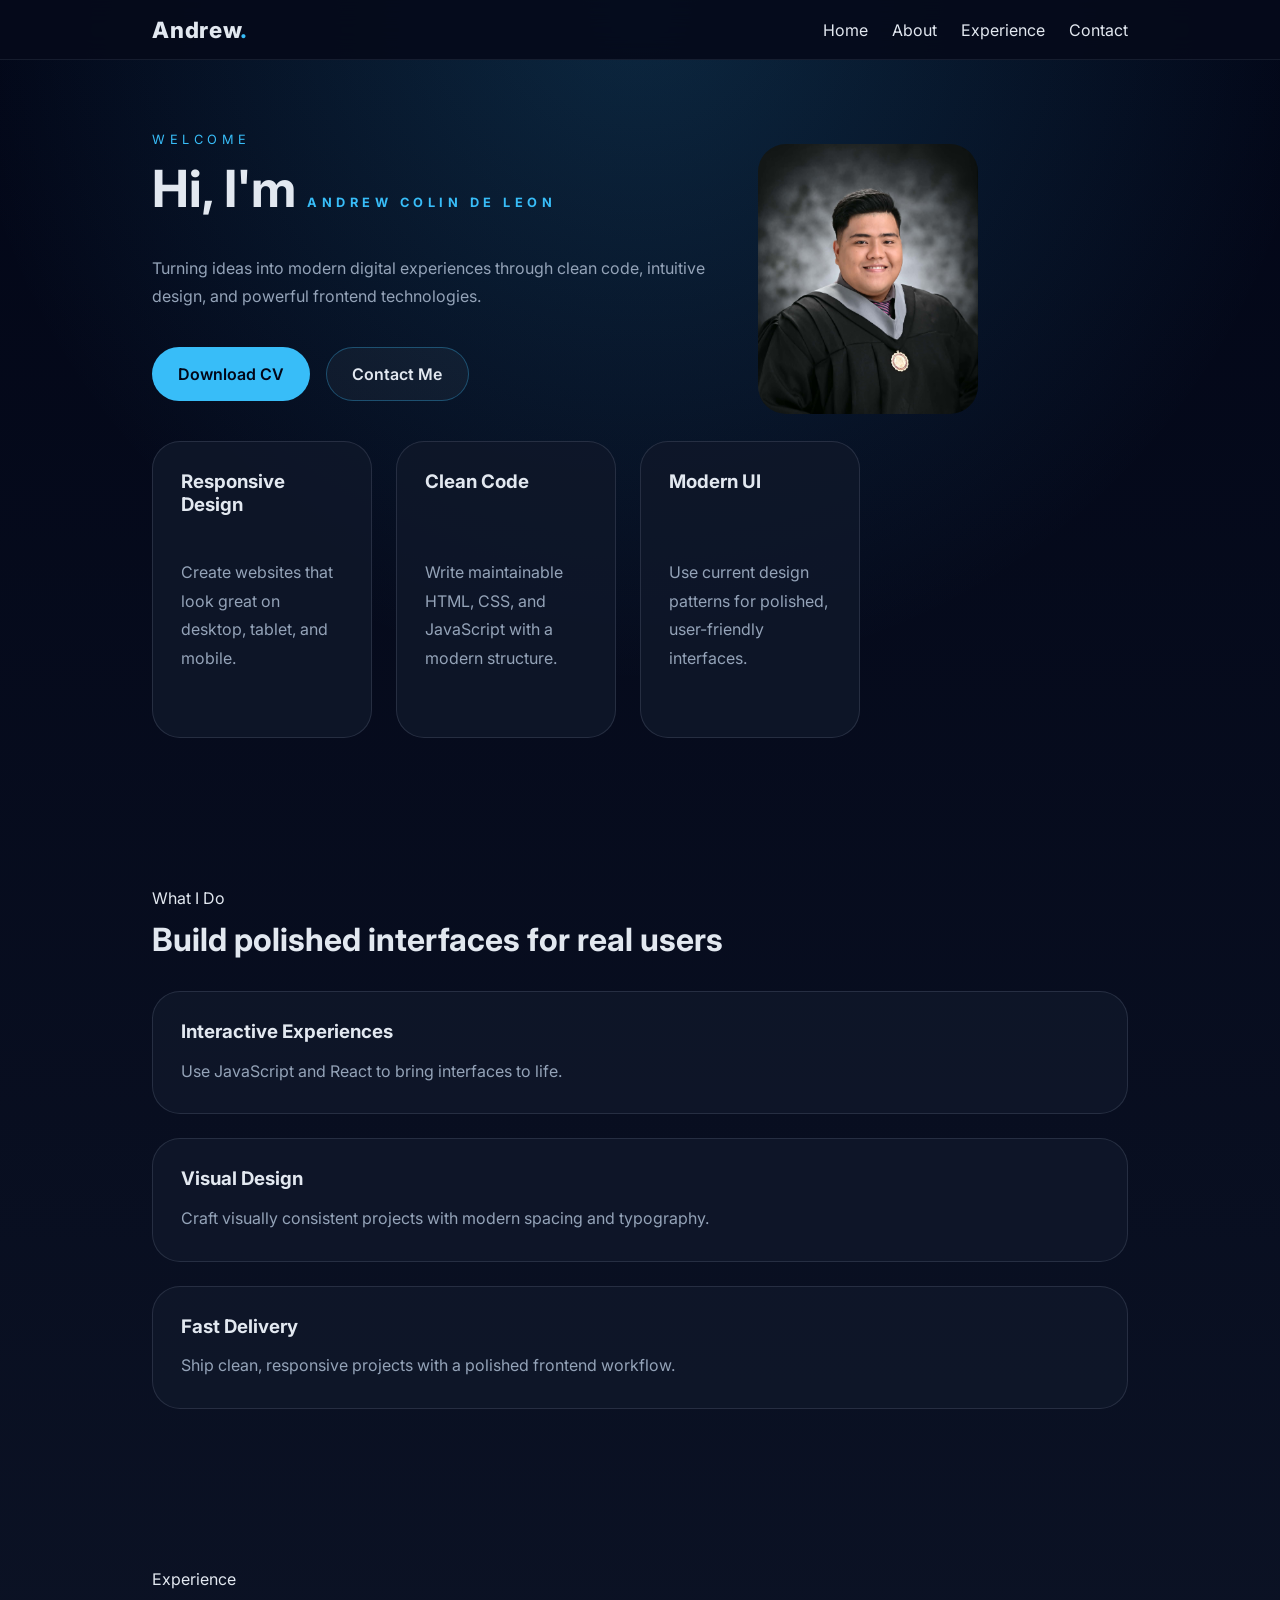
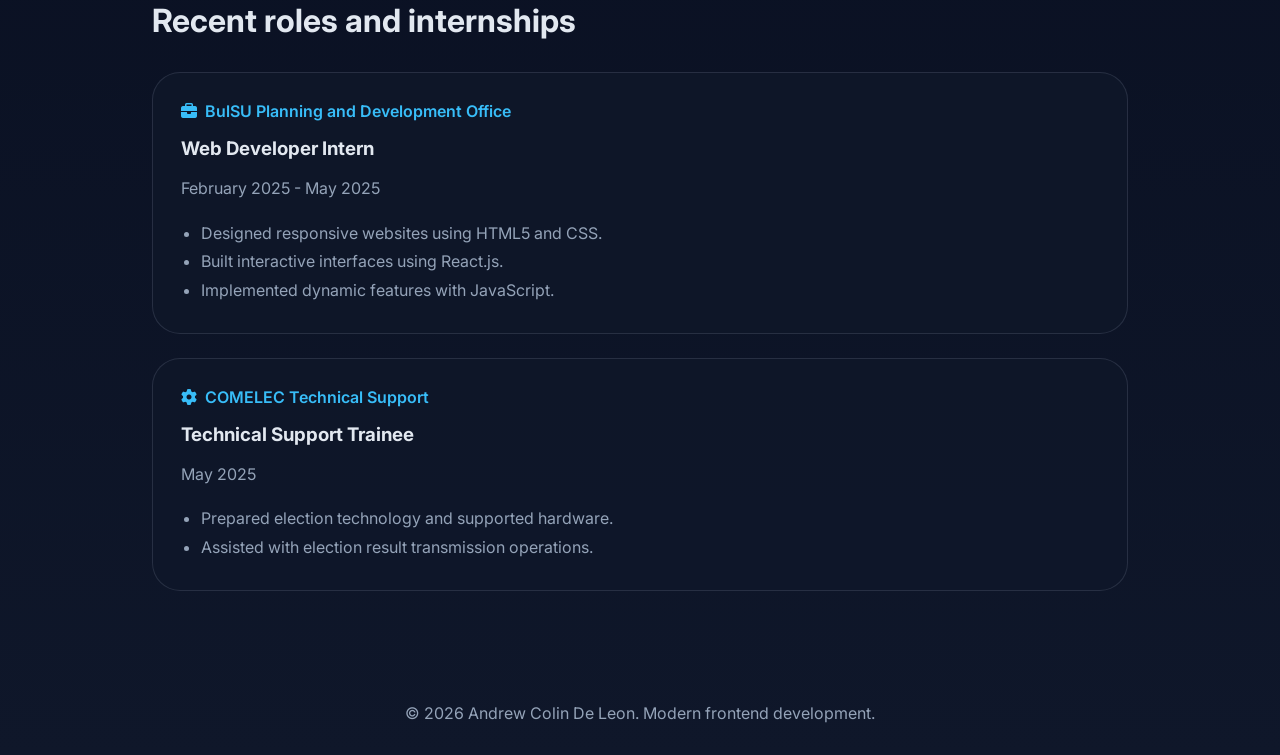
<file: index.html>
<!DOCTYPE html>
<html lang="en">
<head>
  <meta charset="UTF-8">
  <meta name="viewport" content="width=device-width, initial-scale=1.0">
  <title>Andrew Colin De Leon | Frontend Developer</title>
  <link rel="preconnect" href="https://fonts.googleapis.com">
  <link rel="preconnect" href="https://fonts.gstatic.com" crossorigin>
  <link href="https://fonts.googleapis.com/css2?family=Inter:wght@400;500;600;700;800&display=swap" rel="stylesheet">
  <link rel="stylesheet" href="css/style.css">
  <link href="https://cdnjs.cloudflare.com/ajax/libs/font-awesome/6.5.2/css/all.min.css" rel="stylesheet" />
</head>
<body>
  <header>
    <div class="header-inner container">
      <a class="logo" href="index.html">Andrew<span>.</span></a>
      <nav id="navMenu">
        <a href="index.html">Home</a>
        <a href="about.html">About</a>
        <a href="experience.html">Experience</a>
        <a href="contact.html">Contact</a>
      </nav>
      <button class="hamburger" id="hamburger" aria-label="Open menu">
        <i class="fa-solid fa-bars"></i>
      </button>
    </div>
  </header>

  <main>
    <section class="hero container">
      <div class="hero-copy">
        <span>Welcome</span>
        <h1>Hi, I'm <span>Andrew Colin De Leon</span></h1>
        <p>Turning ideas into modern digital experiences through clean code, intuitive design, and powerful frontend technologies.</p>
        <div class="btn-group">
          <a href="images/Andrew_Colin_DeLeon_Resume.pdf" class="btn" download>Download CV</a>
          <a href="contact.html" class="btn-secondary">Contact Me</a>
        </div>
        <div class="cards">
          <div class="card-mini">
            <h3>Responsive Design</h3>
            <p>Create websites that look great on desktop, tablet, and mobile.</p>
          </div>
          <div class="card-mini">
            <h3>Clean Code</h3>
            <p>Write maintainable HTML, CSS, and JavaScript with a modern structure.</p>
          </div>
          <div class="card-mini">
            <h3>Modern UI</h3>
            <p>Use current design patterns for polished, user-friendly interfaces.</p>
          </div>
        </div>
      </div>
      <div class="hero-image">
        <div class="card">
          <img src="images/profile.jpg" alt="Andrew Colin De Leon">
        </div>
      </div>
    </section>

    <section class="container">
      <div class="section-title">
        <span>What I Do</span>
        <h2>Build polished interfaces for real users</h2>
      </div>
      <div class="features">
        <div class="feature-card">
          <h3>Interactive Experiences</h3>
          <p>Use JavaScript and React to bring interfaces to life.</p>
        </div>
        <div class="feature-card">
          <h3>Visual Design</h3>
          <p>Craft visually consistent projects with modern spacing and typography.</p>
        </div>
        <div class="feature-card">
          <h3>Fast Delivery</h3>
          <p>Ship clean, responsive projects with a polished frontend workflow.</p>
        </div>
      </div>
    </section>

    <section class="container">
      <div class="section-title">
        <span>Experience</span>
        <h2>Recent roles and internships</h2>
      </div>
      <div class="timeline">
        <div class="timeline-item">
          <span><i class="fa-solid fa-briefcase"></i> BulSU Planning and Development Office</span>
          <h3>Web Developer Intern</h3>
          <p>February 2025 - May 2025</p>
          <ul>
            <li>Designed responsive websites using HTML5 and CSS.</li>
            <li>Built interactive interfaces using React.js.</li>
            <li>Implemented dynamic features with JavaScript.</li>
          </ul>
        </div>
        <div class="timeline-item">
          <span><i class="fa-solid fa-gear"></i> COMELEC Technical Support</span>
          <h3>Technical Support Trainee</h3>
          <p>May 2025</p>
          <ul>
            <li>Prepared election technology and supported hardware.</li>
            <li>Assisted with election result transmission operations.</li>
          </ul>
        </div>
      </div>
    </section>
  </main>

  <footer>
    <p>© 2026 Andrew Colin De Leon. Modern frontend development.</p>
  </footer>

  <script src="js/script.js"></script>
</body>
</html>
</file>
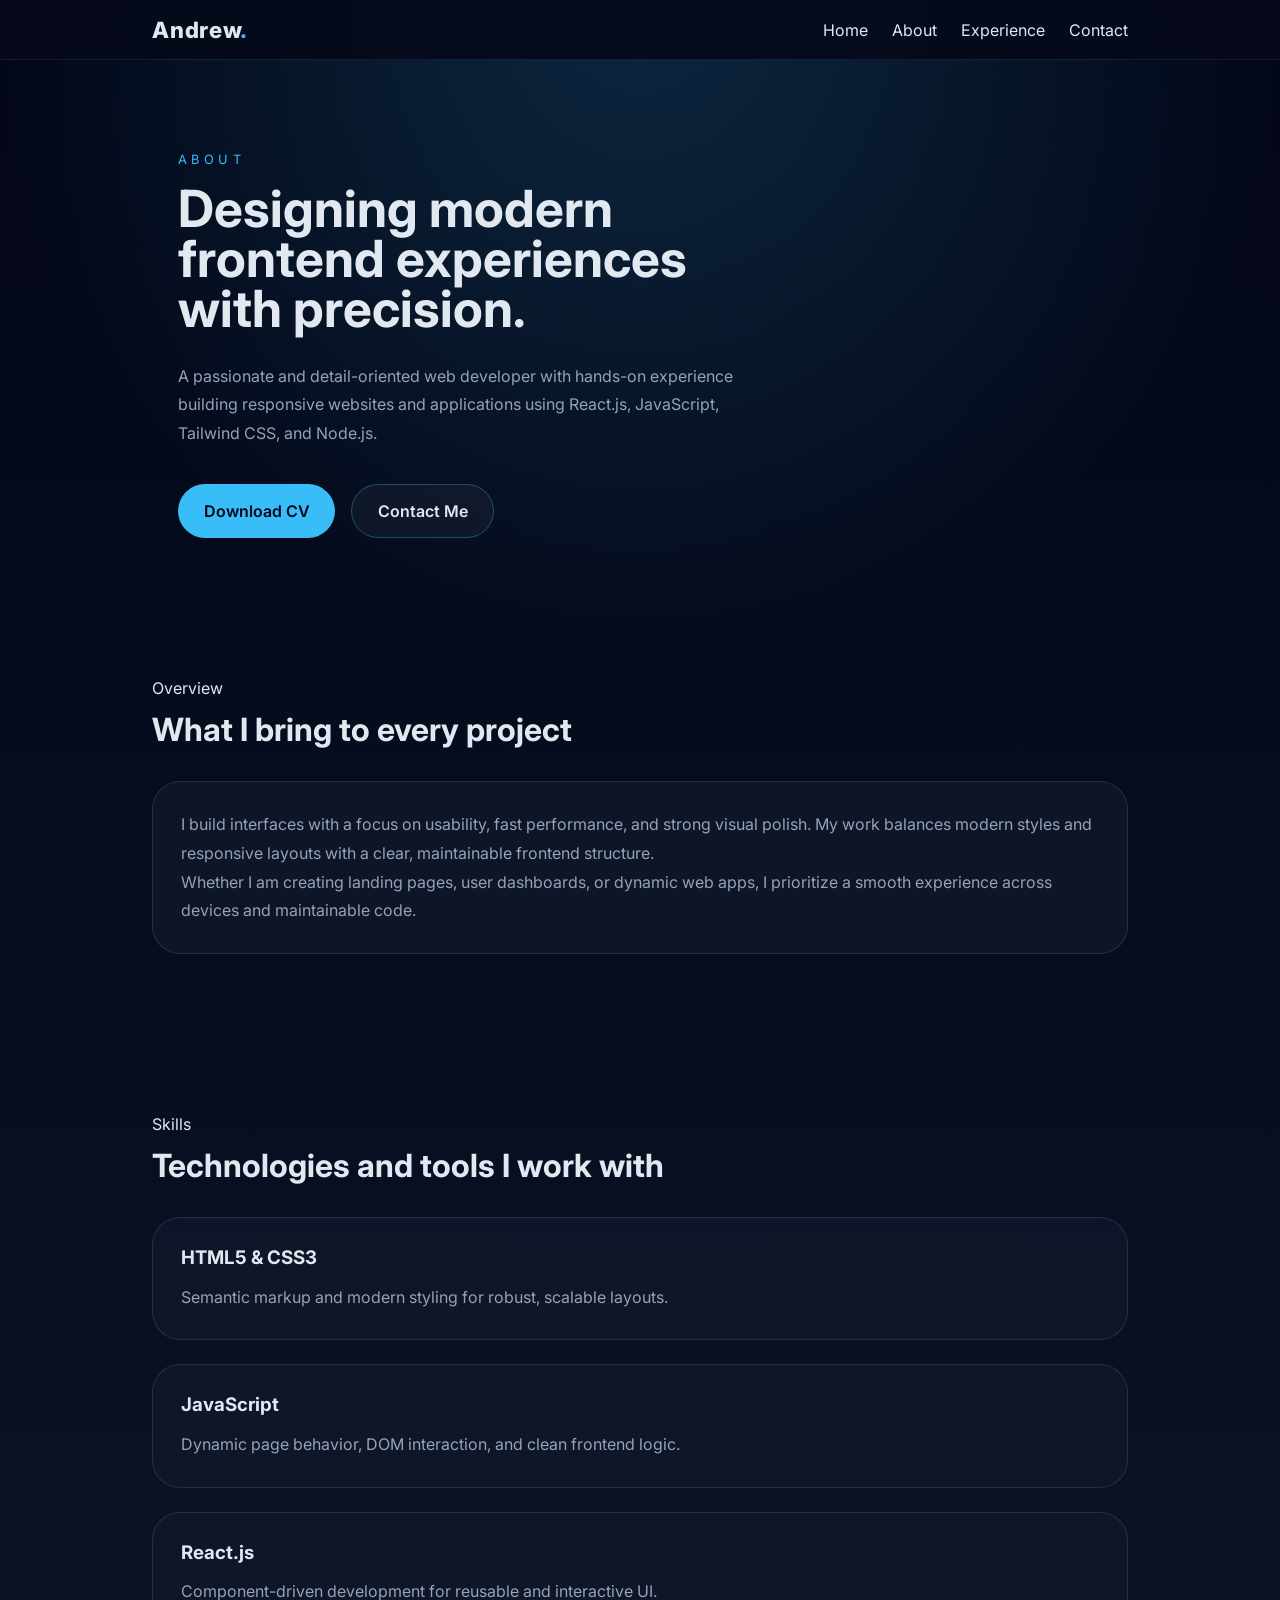
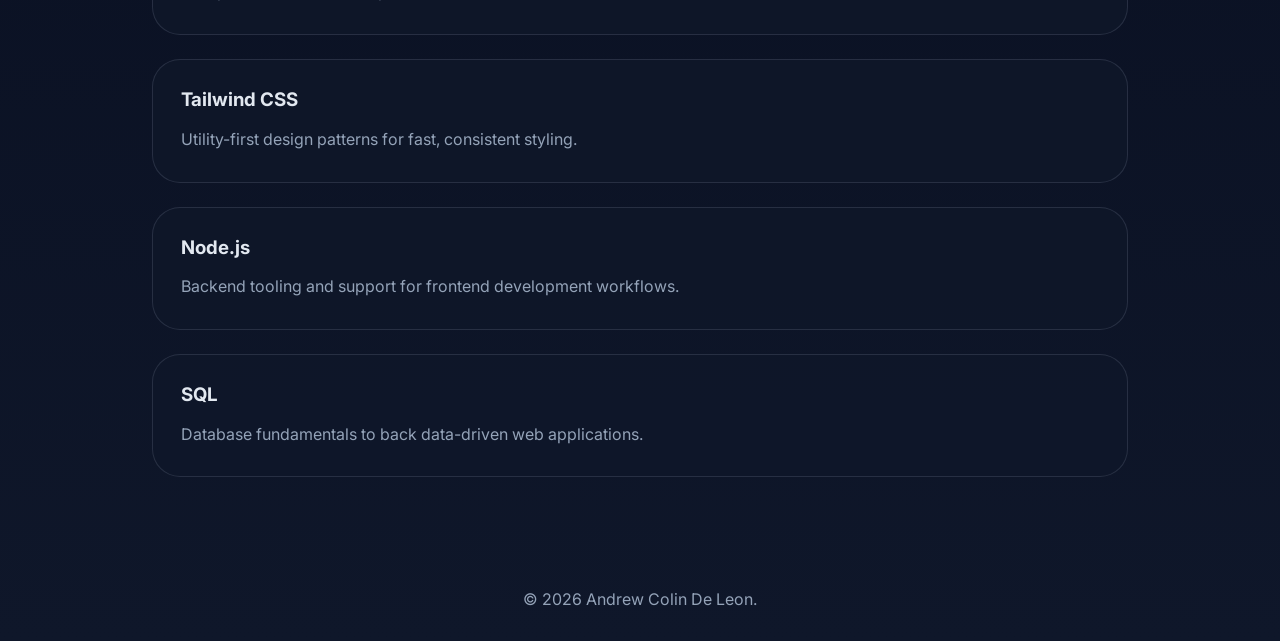
<file: about.html>
<!DOCTYPE html>
<html lang="en">
<head>
  <meta charset="UTF-8">
  <meta name="viewport" content="width=device-width, initial-scale=1.0">
  <title>About | Andrew Colin De Leon</title>
  <link rel="preconnect" href="https://fonts.googleapis.com">
  <link rel="preconnect" href="https://fonts.gstatic.com" crossorigin>
  <link href="https://fonts.googleapis.com/css2?family=Inter:wght@400;500;600;700;800&display=swap" rel="stylesheet">
  <link rel="stylesheet" href="css/style.css">
  <link href="https://cdnjs.cloudflare.com/ajax/libs/font-awesome/6.5.2/css/all.min.css" rel="stylesheet" />
</head>
<body>
  <header>
    <div class="header-inner container">
      <a class="logo" href="index.html">Andrew<span>.</span></a>
      <nav id="navMenu">
        <a href="index.html">Home</a>
        <a href="about.html">About</a>
        <a href="experience.html">Experience</a>
        <a href="contact.html">Contact</a>
      </nav>
      <button class="hamburger" id="hamburger" aria-label="Open menu">
        <i class="fa-solid fa-bars"></i>
      </button>
    </div>
  </header>

  <main>
    <section class="hero no-image container">
      <div class="hero-copy">
        <span>About</span>
        <h1>Designing modern frontend experiences with precision.</h1>
        <p>A passionate and detail-oriented web developer with hands-on experience building responsive websites and applications using React.js, JavaScript, Tailwind CSS, and Node.js.</p>
        <div class="btn-group">
          <a href="images/Andrew_Colin_DeLeon_Resume.pdf" class="btn" download>Download CV</a>
          <a href="contact.html" class="btn-secondary">Contact Me</a>
        </div>
      </div>
    </section>

    <section class="container">
      <div class="section-title">
        <span>Overview</span>
        <h2>What I bring to every project</h2>
      </div>
      <div class="timeline-item">
        <p>I build interfaces with a focus on usability, fast performance, and strong visual polish. My work balances modern styles and responsive layouts with a clear, maintainable frontend structure.</p>
        <p>Whether I am creating landing pages, user dashboards, or dynamic web apps, I prioritize a smooth experience across devices and maintainable code.</p>
      </div>
    </section>

    <section class="container">
      <div class="section-title">
        <span>Skills</span>
        <h2>Technologies and tools I work with</h2>
      </div>
      <div class="features">
        <div class="feature-card">
          <h3>HTML5 & CSS3</h3>
          <p>Semantic markup and modern styling for robust, scalable layouts.</p>
        </div>
        <div class="feature-card">
          <h3>JavaScript</h3>
          <p>Dynamic page behavior, DOM interaction, and clean frontend logic.</p>
        </div>
        <div class="feature-card">
          <h3>React.js</h3>
          <p>Component-driven development for reusable and interactive UI.</p>
        </div>
        <div class="feature-card">
          <h3>Tailwind CSS</h3>
          <p>Utility-first design patterns for fast, consistent styling.</p>
        </div>
        <div class="feature-card">
          <h3>Node.js</h3>
          <p>Backend tooling and support for frontend development workflows.</p>
        </div>
        <div class="feature-card">
          <h3>SQL</h3>
          <p>Database fundamentals to back data-driven web applications.</p>
        </div>
      </div>
    </section>
  </main>

  <footer>
    <p>© 2026 Andrew Colin De Leon.</p>
  </footer>

  <script src="js/script.js"></script>
</body>
</html>
</file>
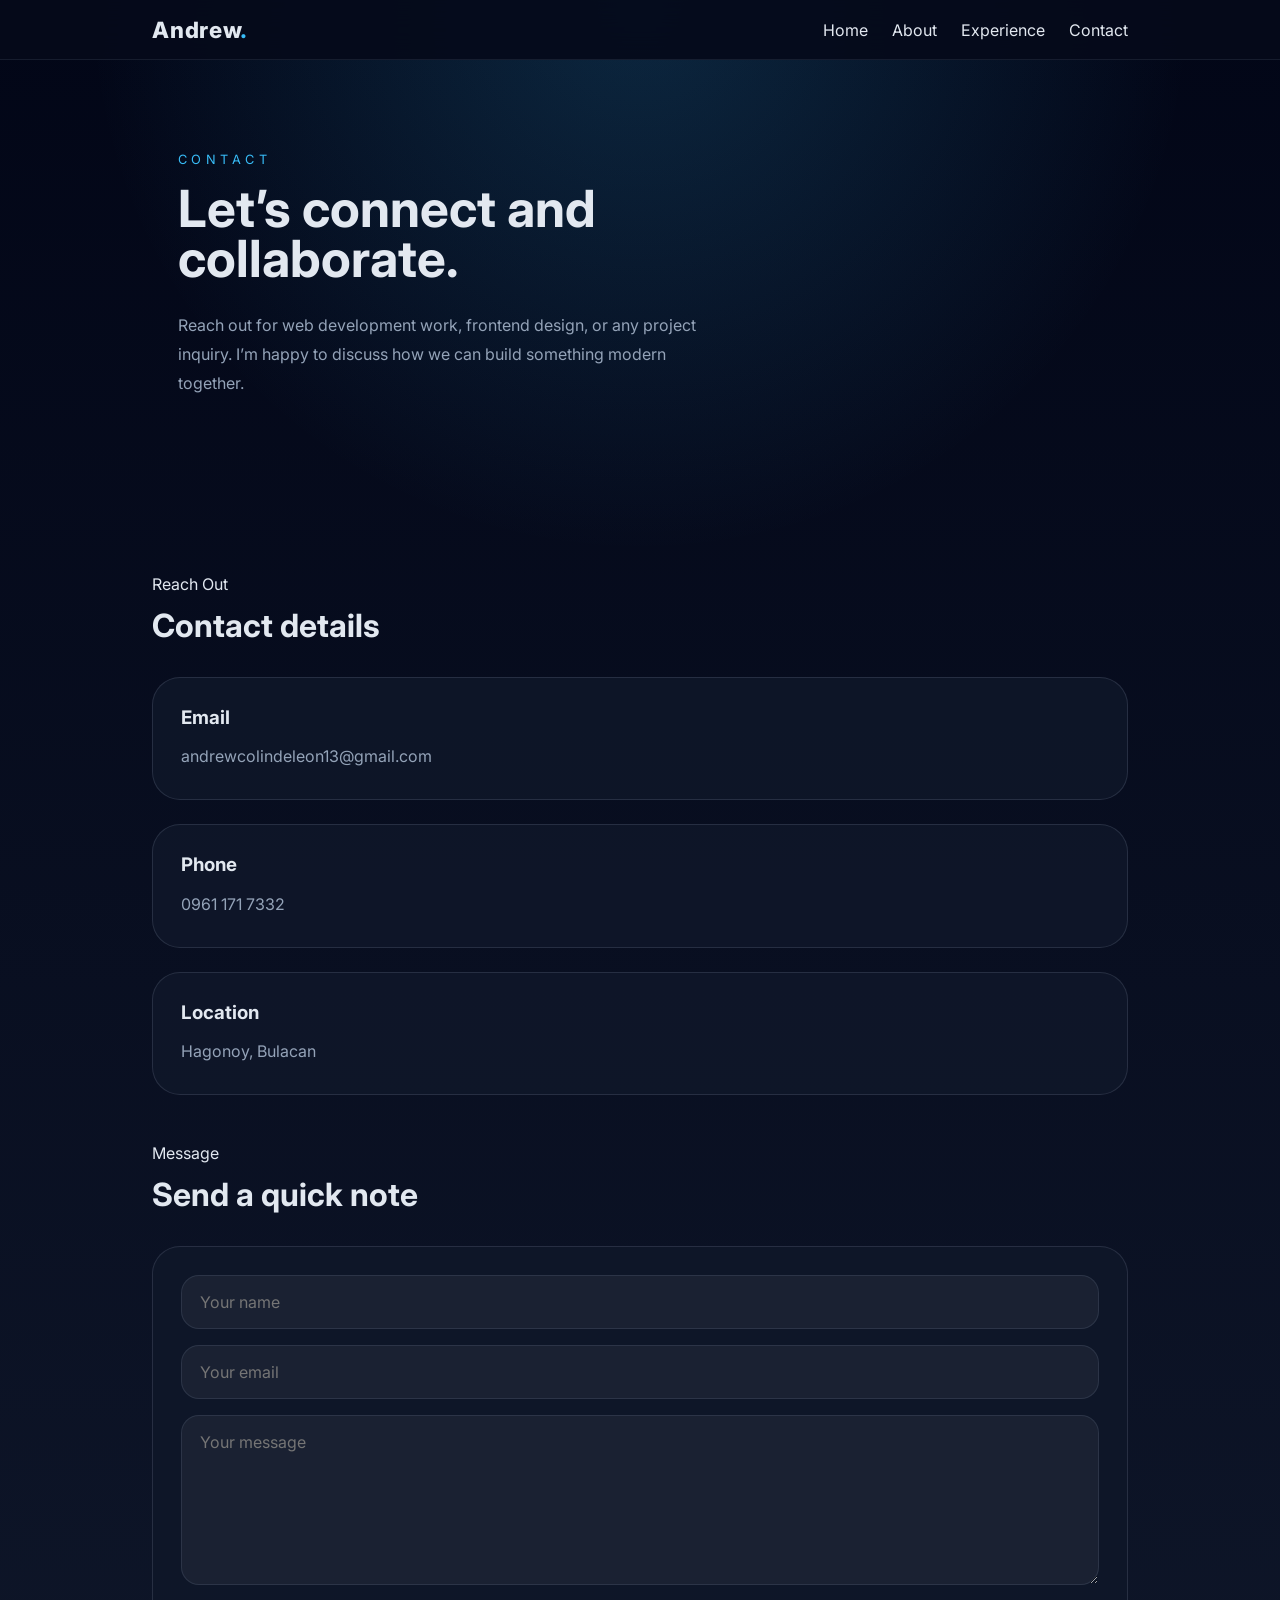
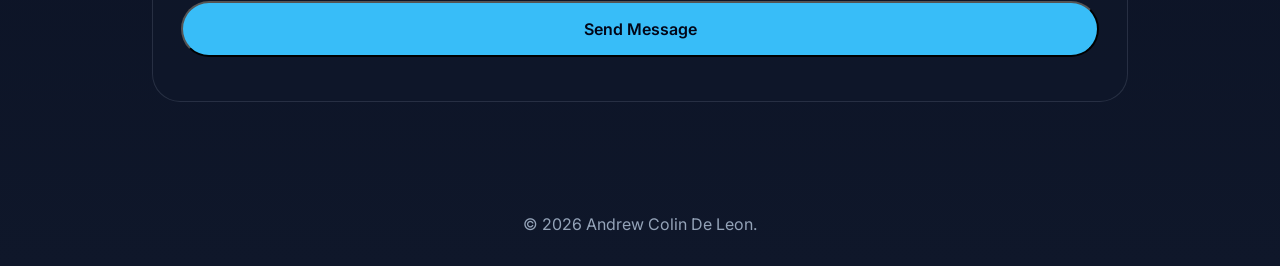
<file: contact.html>
<!DOCTYPE html>
<html lang="en">
<head>
  <meta charset="UTF-8">
  <meta name="viewport" content="width=device-width, initial-scale=1.0">
  <title>Contact | Andrew Colin De Leon</title>
  <link rel="preconnect" href="https://fonts.googleapis.com">
  <link rel="preconnect" href="https://fonts.gstatic.com" crossorigin>
  <link href="https://fonts.googleapis.com/css2?family=Inter:wght@400;500;600;700;800&display=swap" rel="stylesheet">
  <link rel="stylesheet" href="css/style.css">
  <link href="https://cdnjs.cloudflare.com/ajax/libs/font-awesome/6.5.2/css/all.min.css" rel="stylesheet" />
</head>
<body>
  <header>
    <div class="header-inner container">
      <a class="logo" href="index.html">Andrew<span>.</span></a>
      <nav id="navMenu">
        <a href="index.html">Home</a>
        <a href="about.html">About</a>
        <a href="experience.html">Experience</a>
        <a href="contact.html">Contact</a>
      </nav>
      <button class="hamburger" id="hamburger" aria-label="Open menu">
        <i class="fa-solid fa-bars"></i>
      </button>
    </div>
  </header>

  <main>
    <section class="hero no-image container">
      <div class="hero-copy">
        <span>Contact</span>
        <h1>Let’s connect and collaborate.</h1>
        <p>Reach out for web development work, frontend design, or any project inquiry. I’m happy to discuss how we can build something modern together.</p>
      </div>
    </section>

    <section class="container">
      <div class="section-title">
        <span>Reach Out</span>
        <h2>Contact details</h2>
      </div>
      <div class="contact-grid">
        <div class="contact-card">
          <h3>Email</h3>
          <p>andrewcolindeleon13@gmail.com</p>
        </div>
        <div class="contact-card">
          <h3>Phone</h3>
          <p>0961 171 7332</p>
        </div>
        <div class="contact-card">
          <h3>Location</h3>
          <p>Hagonoy, Bulacan</p>
        </div>
      </div>

      <div class="section-title" style="margin-top: 3rem;">
        <span>Message</span>
        <h2>Send a quick note</h2>
      </div>
      <div class="timeline-item">
        <form id="contactForm" class="form-grid" action="https://formsubmit.co/ajax/andrewcolindeleon13@gmail.com" method="POST">
          <input type="hidden" name="_subject" value="New portfolio inquiry from your website">
          <input type="hidden" name="_captcha" value="false">
          <input type="hidden" name="_template" value="table">
          <input type="text" id="name" name="name" placeholder="Your name" required>
          <input type="email" id="email" name="email" placeholder="Your email" required>
          <textarea id="message" name="message" placeholder="Your message" required></textarea>
          <button type="submit" class="btn">Send Message</button>
          <p id="formStatus" class="form-status" role="status" aria-live="polite"></p>
        </form>
      </div>
    </section>
  </main>

  <footer>
    <p>© 2026 Andrew Colin De Leon.</p>
  </footer>

  <div id="toast" class="toast" role="status" aria-live="polite"></div>

  <script src="js/script.js"></script>
</body>
</html>
</file>
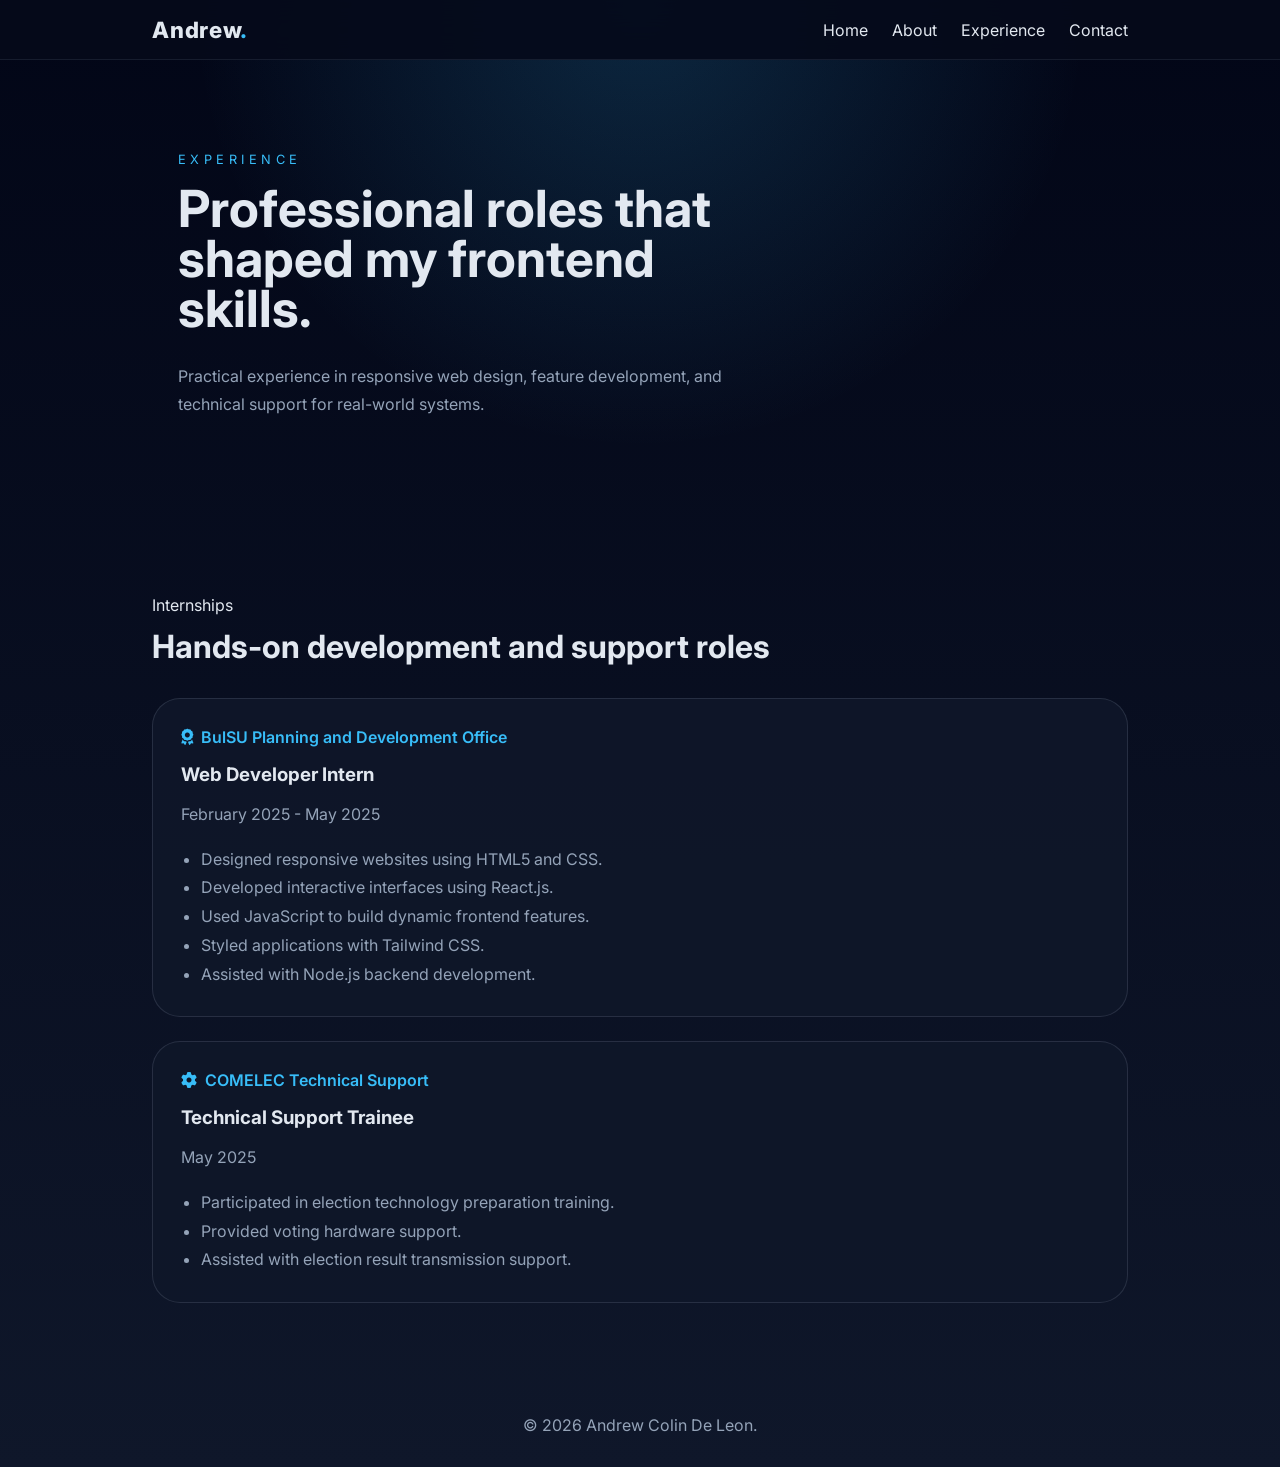
<file: experience.html>
<!DOCTYPE html>
<html lang="en">
<head>
  <meta charset="UTF-8">
  <meta name="viewport" content="width=device-width, initial-scale=1.0">
  <title>Experience | Andrew Colin De Leon</title>
  <link rel="preconnect" href="https://fonts.googleapis.com">
  <link rel="preconnect" href="https://fonts.gstatic.com" crossorigin>
  <link href="https://fonts.googleapis.com/css2?family=Inter:wght@400;500;600;700;800&display=swap" rel="stylesheet">
  <link rel="stylesheet" href="css/style.css">
  <link href="https://cdnjs.cloudflare.com/ajax/libs/font-awesome/6.5.2/css/all.min.css" rel="stylesheet" />
</head>
<body>
  <header>
    <div class="header-inner container">
      <a class="logo" href="index.html">Andrew<span>.</span></a>
      <nav id="navMenu">
        <a href="index.html">Home</a>
        <a href="about.html">About</a>
        <a href="experience.html">Experience</a>
        <a href="contact.html">Contact</a>
      </nav>
      <button class="hamburger" id="hamburger" aria-label="Open menu">
        <i class="fa-solid fa-bars"></i>
      </button>
    </div>
  </header>

  <main>
    <section class="hero no-image container">
      <div class="hero-copy">
        <span>Experience</span>
        <h1>Professional roles that shaped my frontend skills.</h1>
        <p>Practical experience in responsive web design, feature development, and technical support for real-world systems.</p>
      </div>
    </section>

    <section class="container">
      <div class="section-title">
        <span>Internships</span>
        <h2>Hands-on development and support roles</h2>
      </div>
      <div class="timeline">
        <div class="timeline-item">
          <span><i class="fa-solid fa-award"></i> BulSU Planning and Development Office</span>
          <h3>Web Developer Intern</h3>
          <p>February 2025 - May 2025</p>
          <ul>
            <li>Designed responsive websites using HTML5 and CSS.</li>
            <li>Developed interactive interfaces using React.js.</li>
            <li>Used JavaScript to build dynamic frontend features.</li>
            <li>Styled applications with Tailwind CSS.</li>
            <li>Assisted with Node.js backend development.</li>
          </ul>
        </div>
        <div class="timeline-item">
          <span><i class="fa-solid fa-gear"></i> COMELEC Technical Support</span>
          <h3>Technical Support Trainee</h3>
          <p>May 2025</p>
          <ul>
            <li>Participated in election technology preparation training.</li>
            <li>Provided voting hardware support.</li>
            <li>Assisted with election result transmission support.</li>
          </ul>
        </div>
      </div>
    </section>
  </main>

  <footer>
    <p>© 2026 Andrew Colin De Leon.</p>
  </footer>

  <script src="js/script.js"></script>
</body>
</html>
</file>
<file: css/style.css>
:root {
  --bg: #020617;
  --surface: rgba(15, 23, 42, 0.88);
  --surface-strong: rgba(15, 23, 42, 0.98);
  --text: #e2e8f0;
  --muted: #94a3b8;
  --accent: #38bdf8;
  --accent-2: #8b5cf6;
  --border: rgba(148, 163, 184, 0.18);
}

* {
  margin: 0;
  padding: 0;
  box-sizing: border-box;
  font-family: 'Inter', sans-serif;
}

html {
  scroll-behavior: smooth;
}

body {
  min-height: 100vh;
  color: var(--text);
  background: radial-gradient(circle at top, rgba(56, 189, 248, 0.18), transparent 28%), linear-gradient(180deg, #020617 0%, #0f172a 100%);
}

img {
  max-width: 100%;
  display: block;
}

a {
  color: inherit;
  text-decoration: none;
}

button,
input,
textarea {
  font: inherit;
}

section {
  padding: 80px 8%;
}

.container {
  max-width: 1180px;
  margin: 0 auto;
}

header {
  position: fixed;
  top: 0;
  left: 0;
  right: 0;
  z-index: 1000;
  background: rgba(6, 10, 27, 0.92);
  backdrop-filter: blur(14px);
  border-bottom: 1px solid rgba(148, 163, 184, 0.12);
}

.header-inner {
  display: flex;
  align-items: center;
  justify-content: space-between;
  gap: 1rem;
  padding: 1rem 8%;
}

.logo {
  font-size: 1.4rem;
  font-weight: 800;
  letter-spacing: 0.03em;
}

.logo span {
  color: var(--accent);
}

nav {
  display: flex;
  gap: 1.5rem;
  align-items: center;
}

nav a {
  color: var(--text);
  transition: color 0.25s ease;
}

nav a:hover,
nav a.active {
  color: var(--accent);
}

.hamburger {
  display: none;
  background: transparent;
  border: none;
  color: var(--text);
  font-size: 1.5rem;
  cursor: pointer;
}

main {
  margin-top: 88px;
}

.hero {
  display: grid;
  grid-template-columns: minmax(0, 1.55fr) minmax(260px, 320px);
  align-items: start;
  gap: 3rem;
  overflow: hidden;
  padding: 40px 8% 60px;
}

.hero:not(.no-image) {
  min-height: min(80vh, calc(100vh - 88px));
}

.hero.no-image {
  justify-items: center;
  min-height: auto;
  padding: 60px 10%;
}

.hero.no-image .hero-copy {
  max-width: 760px;
}

.hero-copy {
  max-width: 1180px;
  min-width: 0;
}

.hero-image {
  justify-self: end;
  align-self: start;
  min-width: 220px;
  max-width: 260px;
  width: min(100%, 220px);
  margin-top: 1rem;
  margin-right: 150px;
}

.hero-image .card {
  width: 100%;
  max-width: 100%;
  height: auto;
  aspect-ratio: 3 / 4;
  max-height: 30vh;
}

.hero-image img {
  width: 100%;
  height: 100%;
  border-radius: 28px;
  object-fit: cover;
}


.hero-copy span {
  display: inline-block;
  text-transform: uppercase;
  letter-spacing: 0.35em;
  color: var(--accent);
  font-size: 0.8rem;
  margin-bottom: 1rem;
}

.hero-copy h1 {
  font-size: clamp(2.75rem, 4vw, 4.5rem);
  line-height: 0.98;
}

.hero-copy h1 span {
  color: var(--accent);
}

.hero-copy p {
  max-width: 48rem;
  color: var(--muted);
  line-height: 1.8;
  margin: 1.75rem 0 2.25rem;
}

.btn-group {
  display: flex;
  flex-wrap: wrap;
  gap: 1rem;
}

.btn,
.btn-secondary {
  display: inline-flex;
  align-items: center;
  justify-content: center;
  gap: 0.65rem;
  padding: 1rem 1.6rem;
  border-radius: 999px;
  font-weight: 600;
  transition: transform 0.2s ease, box-shadow 0.2s ease, background 0.2s ease;
}

.btn {
  background: var(--accent);
  color: #020617;
}

.btn-secondary {
  border: 1px solid rgba(56, 189, 248, 0.32);
  background: rgba(255, 255, 255, 0.04);
  color: var(--text);
}

.btn:hover,
.btn-secondary:hover {
  transform: translateY(-2px);
  box-shadow: 0 18px 45px rgba(56, 189, 248, 0.16);
}

.cards {
  display: grid;
  grid-template-columns: repeat(3, minmax(220px, 1fr));
  gap: 1rem;
  margin-top: 2.5rem;
  align-items: stretch;
}

.card-mini {
  min-height: 220px;
  padding: 1.75rem;
}

.cards,
.features,
.contact-grid,
.timeline {
  display: grid;
  gap: 1.5rem;
}

.cards {
  grid-template-columns: repeat(3, minmax(220px, 1fr));
  margin-top: 2.5rem;
}

.card-mini,
.feature-card,
.contact-card,
.timeline-item {
  background: var(--surface);
  border: 1px solid var(--border);
  border-radius: 28px;
  padding: 1.75rem;
}

.card-mini {
  min-height: 220px;
  display: flex;
  flex-direction: column;
  justify-content: space-between;
}

.card-mini h3,
.feature-card h3,
.contact-card h3,
.timeline-item h3 {
  margin-bottom: 0.85rem;
}

.card-mini p,
.feature-card p,
.timeline-item p,
.timeline-item li,
.contact-card p {
  color: var(--muted);
  line-height: 1.8;
}

.section-title {
  display: flex;
  flex-direction: column;
  gap: 0.75rem;
  margin-bottom: 2rem;
}

.section-title h2 {
  font-size: clamp(2rem, 2.5vw, 2.4rem);
}

.timeline-item span {
  display: inline-flex;
  align-items: center;
  gap: 0.5rem;
  color: var(--accent);
  margin-bottom: 1rem;
  font-weight: 600;
}

.timeline-item ul {
  padding-left: 1.25rem;
  margin-top: 1rem;
}

.form-grid {
  display: grid;
  gap: 1rem;
}

.toast {
  position: fixed;
  right: 1rem;
  bottom: 1rem;
  background: #0f172a;
  color: #eff6ff;
  border: 1px solid rgba(56, 189, 248, 0.25);
  border-radius: 14px;
  padding: 0.9rem 1rem;
  box-shadow: 0 18px 45px rgba(15, 23, 42, 0.35);
  opacity: 0;
  transform: translateY(12px);
  pointer-events: none;
  transition: opacity 0.25s ease, transform 0.25s ease;
  z-index: 1000;
}

.toast.show {
  opacity: 1;
  transform: translateY(0);
}

input,
textarea {
  width: 100%;
  background: rgba(255, 255, 255, 0.05);
  border: 1px solid rgba(148, 163, 184, 0.15);
  border-radius: 18px;
  padding: 1rem 1.1rem;
  color: var(--text);
  outline: none;
  transition: border-color 0.2s ease, box-shadow 0.2s ease;
}

input:focus,
textarea:focus {
  border-color: var(--accent);
  box-shadow: 0 0 0 3px rgba(56, 189, 248, 0.12);
}

textarea {
  min-height: 170px;
  resize: vertical;
}

.form-status {
  margin-top: -0.25rem;
  color: var(--accent);
  font-size: 0.98rem;
  line-height: 1.6;
}

footer {
  padding: 2rem 8%;
  text-align: center;
  color: var(--muted);
}

@media (max-width: 1100px) {
  section {
    padding: 70px 6%;
  }

  .hero {
    grid-template-columns: 1fr;
    grid-auto-rows: min-content;
    align-items: start;
    text-align: center;
  }

  .hero-image {
    grid-row: 1;
    grid-column: 1;
    justify-self: center;
    align-self: start;
    width: min(100%, 280px);
    max-width: 280px;
    margin: 0 auto 2rem;
  }

  .hero-copy {
    grid-row: 2;
  }

  .hero:not(.no-image) {
    min-height: auto;
  }

  .hero-image .card {
    max-height: none;
  }

  .cards,
  .features,
  .contact-grid {
    grid-template-columns: 1fr;
  }
}

@media (max-width: 768px) {
  .header-inner {
    padding: 1rem 5%;
  }

  section {
    padding: 90px 5%;
  }

  .hamburger {
    display: block;
  }

  nav {
    position: absolute;
    top: 100%;
    right: 1rem;
    left: 1rem;
    background: rgba(6, 10, 27, 0.98);
    border-radius: 20px;
    flex-direction: column;
    gap: 1rem;
    padding: 1.5rem;
    display: none;
  }

  nav.active {
    display: flex;
  }
}
</file>
